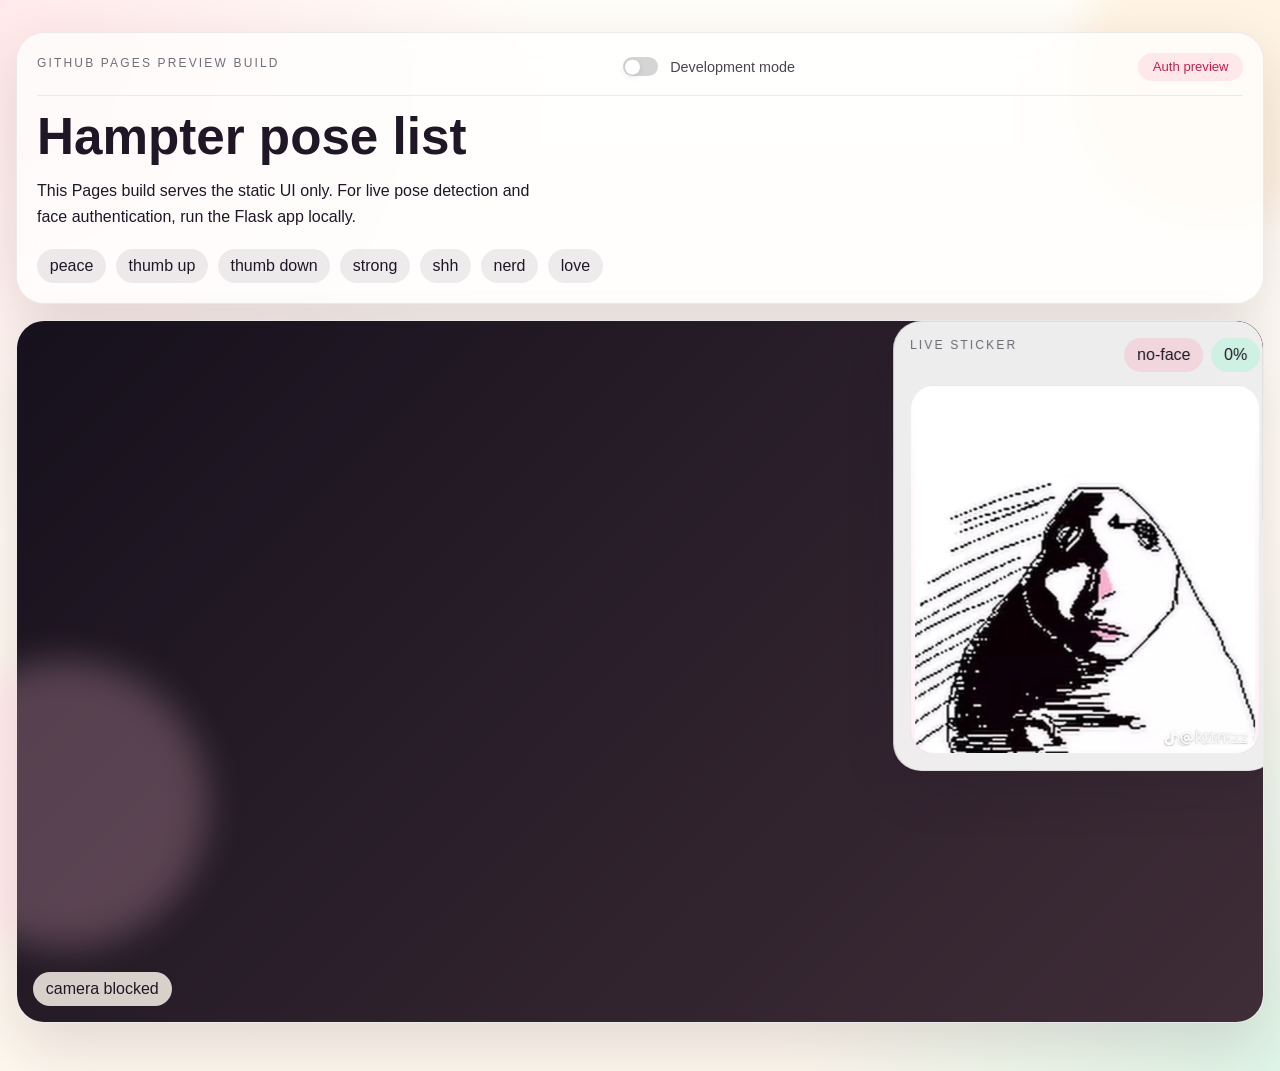
<file: index.html>
<!doctype html>
<html lang="en">
  <head>
    <meta charset="utf-8" />
    <meta name="viewport" content="width=device-width, initial-scale=1" />
    <title>Hamster Visual</title>
    <link rel="stylesheet" href="./static/styles.css" />
  </head>
  <body data-static-preview="true" data-auth-url="./auth/">
    <main class="layout">
      <section class="hero-card intro-card">
        <div class="session-bar">
          <span class="eyebrow">GitHub Pages preview build</span>
          <div class="toggle-group">
            <label class="switch">
              <input type="checkbox" id="dev-mode-toggle" />
              <span class="slider"></span>
            </label>
            <span class="toggle-label">Development mode</span>
          </div>
          <button class="sign-out-btn" id="sign-out-btn">Auth preview</button>
        </div>
        <h1>Hampter pose list</h1>
        <p class="lede">This Pages build serves the static UI only. For live pose detection and face authentication, run the Flask app locally.</p>
        <div class="pose-list">
          <span>peace</span>
          <span>thumb up</span>
          <span>thumb down</span>
          <span>strong</span>
          <span>shh</span>
          <span>nerd</span>
          <span>love</span>
        </div>
      </section>

      <section class="hero-card stage-card">
        <div class="video-shell">
          <div class="video-stage">
            <video id="webcam" autoplay playsinline muted></video>
            <canvas id="overlay" width="640" height="480"></canvas>
            <div class="video-badge" id="camera-status">camera booting</div>
          </div>

          <div class="hero-card sticker-card live-sticker-panel">
            <div class="sticker-head">
              <p class="eyebrow">Live sticker</p>
              <p class="pose-readout"><span id="pose-name">no-face</span><span id="pose-confidence">0%</span></p>
            </div>
            <img id="sticker-image" alt="Current hamster sticker" src="./static/stickers/no-face.jpg" />
          </div>
        </div>

        <pre id="debug-panel">waiting for first frame...</pre>
        <canvas id="capture" width="640" height="480" hidden></canvas>
      </section>
    </main>

    <script src="./static/app.js" defer></script>
  </body>
</html>
</file>
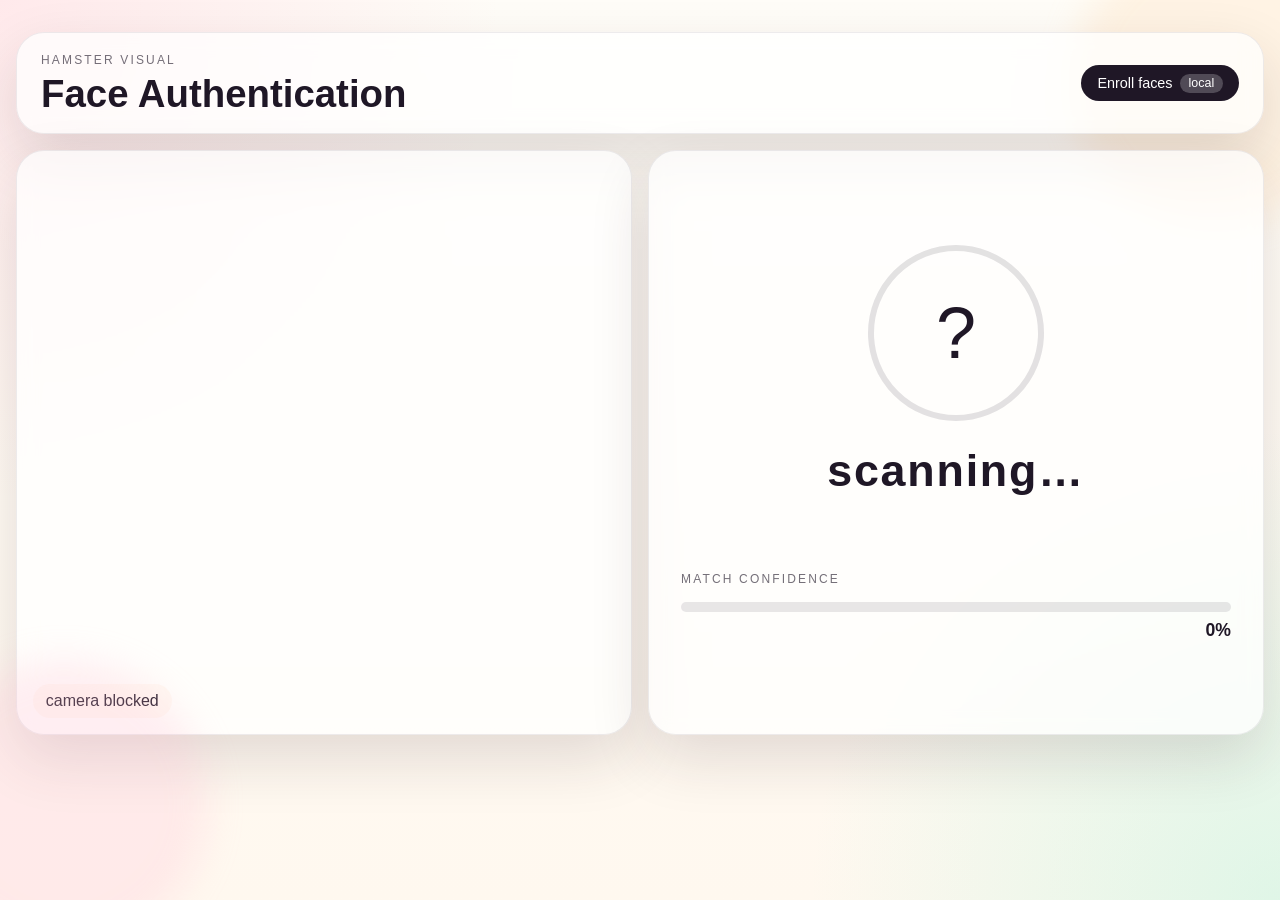
<file: auth/index.html>
<!doctype html>
<html lang="en">
  <head>
    <meta charset="utf-8" />
    <meta name="viewport" content="width=device-width, initial-scale=1" />
    <title>Hamster Auth</title>
    <link rel="stylesheet" href="../static/styles.css" />
    <link rel="stylesheet" href="../static/auth.css" />
  </head>
  <body data-static-preview="true" data-home-url="../">
    <main class="auth-layout">
      <header class="hero-card auth-header">
        <div class="auth-header-inner">
          <div>
            <p class="eyebrow">Hamster Visual</p>
            <h1>Face Authentication</h1>
          </div>
          <nav class="auth-nav">
            <a href="./enroll/" class="pill-link">
              Enroll faces
              <span class="enrolled-badge" id="enrolled-badge">—</span>
            </a>
          </nav>
        </div>
      </header>

      <section class="hero-card auth-cam-card">
        <div class="video-shell">
          <video id="webcam" autoplay playsinline muted></video>
          <canvas id="auth-overlay"></canvas>
          <div class="video-badge" id="camera-status">camera booting</div>
        </div>
        <canvas id="capture" width="640" height="480" hidden></canvas>
      </section>

      <section class="hero-card auth-result-card">
        <div class="auth-status-block" id="auth-status-block" data-state="idle">
          <div class="auth-ring" id="auth-ring">
            <span class="auth-ring-icon" id="auth-ring-icon">?</span>
          </div>
          <p class="auth-state-label" id="auth-state-label">scanning…</p>
          <p class="auth-name-label" id="auth-name-label"></p>

          <div class="auth-confidence">
            <p class="eyebrow">match confidence</p>
            <div class="auth-confidence-track">
              <div class="auth-confidence-fill" id="confidence-fill" style="width:0%"></div>
            </div>
            <span class="auth-confidence-value" id="confidence-value">0%</span>
          </div>
        </div>
      </section>
    </main>
    <script src="../static/auth.js" defer></script>
  </body>
</html>
</file>
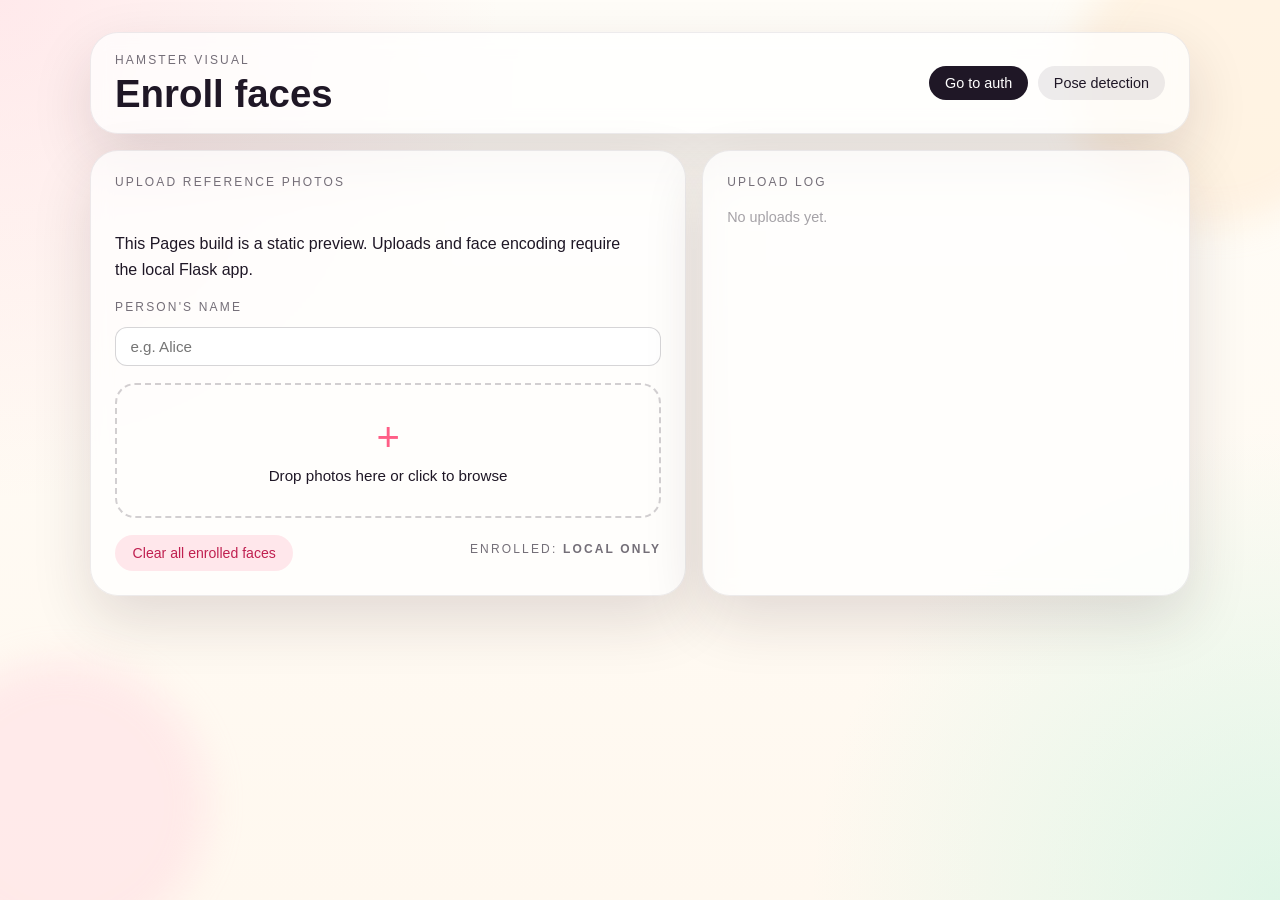
<file: auth/enroll/index.html>
<!doctype html>
<html lang="en">
  <head>
    <meta charset="utf-8" />
    <meta name="viewport" content="width=device-width, initial-scale=1" />
    <title>Enroll Faces - Hamster Auth</title>
    <link rel="stylesheet" href="../../static/styles.css" />
    <link rel="stylesheet" href="../../static/auth.css" />
  </head>
  <body data-static-preview="true">
    <main class="enroll-layout">
      <header class="hero-card auth-header">
        <div class="auth-header-inner">
          <div>
            <p class="eyebrow">Hamster Visual</p>
            <h1>Enroll faces</h1>
          </div>
          <nav class="auth-nav">
            <a href="../" class="pill-link">Go to auth</a>
            <a href="../../" class="pill-link pill-link--muted">Pose detection</a>
          </nav>
        </div>
      </header>

      <section class="hero-card enroll-upload-card">
        <p class="eyebrow">Upload reference photos</p>
        <p class="lede">This Pages build is a static preview. Uploads and face encoding require the local Flask app.</p>

        <div class="name-row">
          <label class="eyebrow" for="person-name">Person's name</label>
          <input type="text" id="person-name" class="name-input" placeholder="e.g. Alice" autocomplete="off" />
        </div>

        <label class="drop-zone" id="drop-zone" for="file-input">
          <span class="drop-zone-icon">+</span>
          <span>Drop photos here or click to browse</span>
          <input type="file" id="file-input" accept="image/*" multiple hidden />
        </label>

        <div class="enroll-actions">
          <button class="enroll-btn enroll-btn--danger" id="clear-btn">Clear all enrolled faces</button>
          <span class="eyebrow enrolled-count-label">Enrolled: <strong id="enrolled-count">…</strong></span>
        </div>
      </section>

      <section class="hero-card enroll-log-card">
        <p class="eyebrow">Upload log</p>
        <ul class="enroll-log" id="enroll-log">
          <li class="enroll-log-empty">No uploads yet.</li>
        </ul>
      </section>
    </main>
    <script src="../../static/enroll.js" defer></script>
  </body>
</html>
</file>
<file: static/styles.css>
:root {
  --paper: #fff8ef;
  --ink: #1f1726;
  --accent: #ff8fb1;
  --accent-strong: #ff5e86;
  --mint: #b9f3dd;
  --panel: rgba(255, 255, 255, 0.72);
  --shadow: 0 24px 60px rgba(51, 30, 34, 0.14);
}

/* ── Session bar (pose detection page) ──────────────────────────── */

.session-bar {
  display: flex;
  align-items: center;
  justify-content: space-between;
  gap: 0.75rem;
  margin-bottom: 1rem;
  padding-bottom: 0.9rem;
  border-bottom: 1px solid rgba(31, 23, 38, 0.08);
}

.toggle-group {
  display: flex;
  align-items: center;
  gap: 0.75rem;
  font-size: 0.9rem;
  color: rgba(31, 23, 38, 0.8);
}

.toggle-label {
  white-space: nowrap;
}

.switch {
  position: relative;
  display: inline-block;
  width: 2.2rem;
  height: 1.2rem;
}

.switch input {
  opacity: 0;
  width: 0;
  height: 0;
}

.slider {
  position: absolute;
  cursor: pointer;
  inset: 0;
  background: rgba(31, 23, 38, 0.18);
  border-radius: 999px;
  transition: background 0.2s ease;
}

.slider::before {
  content: "";
  position: absolute;
  height: 0.92rem;
  width: 0.92rem;
  left: 0.14rem;
  top: 50%;
  transform: translateY(-50%);
  background: #fff;
  border-radius: 50%;
  box-shadow: 0 2px 6px rgba(0, 0, 0, 0.12);
  transition: transform 0.2s ease;
}

.switch input:checked + .slider {
  background: rgba(125, 255, 133, 0.4);
}

.switch input:checked + .slider::before {
  transform: translateY(-50%) translateX(1rem);
}

.sign-out-btn {
  border: none;
  border-radius: 999px;
  padding: 0.4rem 0.9rem;
  font: inherit;
  font-size: 0.82rem;
  cursor: pointer;
  background: rgba(255, 94, 134, 0.12);
  color: #c02050;
  transition: opacity 0.15s;
}

.sign-out-btn:hover { opacity: 0.7; }

* {
  box-sizing: border-box;
}

body {
  margin: 0;
  min-height: 100vh;
  font-family: "Trebuchet MS", "Gill Sans", sans-serif;
  color: var(--ink);
  background:
    radial-gradient(circle at top left, rgba(255, 143, 177, 0.18), transparent 32%),
    radial-gradient(circle at bottom right, rgba(185, 243, 221, 0.45), transparent 30%),
    linear-gradient(180deg, #fffdf8 0%, var(--paper) 100%);
}

body::before,
body::after {
  content: "";
  position: fixed;
  inset: auto;
  width: 18rem;
  height: 18rem;
  border-radius: 999px;
  filter: blur(18px);
  opacity: 0.25;
  pointer-events: none;
}

body::before {
  top: -4rem;
  right: -5rem;
  background: #ffd8a8;
}

body::after {
  bottom: -3rem;
  left: -5rem;
  background: #ffc0d5;
}

.layout {
  width: min(1480px, calc(100% - 2rem));
  margin: 0 auto;
  padding: 2rem 0 3rem;
  display: grid;
  grid-template-columns: repeat(2, minmax(0, 1fr));
  gap: 1rem;
  align-items: stretch;
}

.hero-card {
  position: relative;
  overflow: hidden;
  border: 1px solid rgba(31, 23, 38, 0.08);
  border-radius: 28px;
  background: var(--panel);
  box-shadow: var(--shadow);
  backdrop-filter: blur(10px);
}

.intro-card,
.stage-card,
.sticker-card {
  padding: 1.25rem;
}

.intro-card {
  grid-column: 1 / -1;
}

.eyebrow {
  margin: 0 0 0.5rem;
  text-transform: uppercase;
  letter-spacing: 0.18em;
  font-size: 0.75rem;
  color: rgba(31, 23, 38, 0.62);
}

h1 {
  margin: 0;
  font-size: clamp(2rem, 4vw, 4rem);
  line-height: 0.98;
}

.lede {
  margin: 1rem 0 0;
  max-width: 32rem;
  font-size: 1rem;
  line-height: 1.6;
}

.pose-list {
  display: flex;
  flex-wrap: wrap;
  gap: 0.6rem;
  margin-top: 1.2rem;
}

.pose-list span,
.video-badge,
.pose-readout span {
  border-radius: 999px;
  padding: 0.5rem 0.8rem;
  background: rgba(31, 23, 38, 0.08);
}

.stage-card {
  position: relative;
  display: block;
  grid-column: 1 / -1;
  min-height: clamp(24rem, 56vh, 48rem);
  padding: 0;
}

.video-shell {
  position: relative;
  width: 100%;
}

.video-stage {
  position: relative;
  min-height: 24rem;
  aspect-ratio: 16 / 9;
  border-radius: 24px;
  overflow: hidden;
  background: linear-gradient(135deg, #16111d, #3f2d37);
}

#webcam {
  position: absolute;
  inset: 0;
  width: 100%;
  height: 100%;
  object-fit: cover;
  transform: scaleX(-1);
}

#overlay {
  position: absolute;
  inset: 0;
  width: 100%;
  height: 100%;
  pointer-events: none;
}

.video-badge {
  position: absolute;
  left: 1rem;
  bottom: 1rem;
  background: rgba(255, 248, 239, 0.82);
}

.sticker-card {
  display: flex;
  flex-direction: column;
  gap: 0.8rem;
  min-height: auto;
}

.live-sticker-panel #sticker-image {
  max-height: 24rem;
}

.sticker-head {
  display: flex;
  justify-content: space-between;
  gap: 0.75rem;
  align-items: flex-start;
}

.pose-readout {
  display: flex;
  gap: 0.5rem;
  margin: 0;
}

#pose-name {
  background: rgba(255, 94, 134, 0.16);
}

#pose-confidence {
  background: rgba(185, 243, 221, 0.6);
}

#sticker-image {
  width: 24rem;
  max-width: 100%;
  height: auto;
  flex: 1;
  min-height: 0;
  object-fit: contain;
  border-radius: 24px;
  background: linear-gradient(180deg, rgba(255, 255, 255, 0.96), rgba(255, 241, 246, 0.92));
  border: 1px solid rgba(31, 23, 38, 0.06);
}

#debug-panel {
  margin: 1.25rem 0 0;
  padding: 0.9rem;
  min-height: 9rem;
  white-space: pre-wrap;
  font: 0.85rem/1.4 "SFMono-Regular", Consolas, monospace;
  border-radius: 18px;
  background: rgba(31, 23, 38, 0.92);
  color: #fff7fb;
}

.live-sticker-panel {
  position: absolute;
  right: 2rem;
  top: 0;
  translate: 12% 0;
  width: min(24rem, 36%);
  max-width: 24rem;
  height: auto;
  max-height: min(30rem, 50vh);
  padding: 1rem;
  z-index: 2;
  background: rgba(255, 255, 255, 0.92);
  backdrop-filter: blur(14px);
  border: 1px solid rgba(31, 23, 38, 0.08);
  box-shadow: 0 20px 50px rgba(31, 23, 38, 0.14);
}

@media (max-width: 1100px) {
  .layout {
    grid-template-columns: 1fr;
  }

  .intro-card {
    grid-column: auto;
  }

  .video-stage {
    min-height: 260px;
    aspect-ratio: auto;
  }

  .live-sticker-panel {
    position: static;
    translate: none;
    width: clamp(16rem, 78vw, 22rem);
    max-width: 100%;
    margin: 1rem auto 0;
    height: auto;
    max-height: none;
    box-shadow: var(--shadow);
  }

  .stage-card {
    min-height: auto;
  }

  #sticker-image {
    width: 100%;
    max-height: clamp(14rem, 52vw, 22rem);
  }
}
</file>
<file: static/auth.css>
/* ── Auth layout ──────────────────────────────────────────────── */

.auth-layout {
  width: min(1480px, calc(100% - 2rem));
  margin: 0 auto;
  padding: 2rem 0 3rem;
  display: grid;
  grid-template-columns: 1fr 1fr;
  grid-template-rows: auto 1fr;
  gap: 1rem;
}

.auth-header {
  grid-column: 1 / -1;
  padding: 1.25rem 1.5rem;
}

.auth-header-inner {
  display: flex;
  align-items: center;
  justify-content: space-between;
  gap: 1rem;
  flex-wrap: wrap;
}

.auth-header h1 {
  font-size: clamp(1.8rem, 3vw, 3rem);
  margin: 0;
  line-height: 1;
}

.auth-nav {
  display: flex;
  gap: 0.6rem;
  flex-wrap: wrap;
}

.pill-link {
  display: inline-flex;
  align-items: center;
  gap: 0.45rem;
  border-radius: 999px;
  padding: 0.55rem 1rem;
  font-size: 0.9rem;
  text-decoration: none;
  background: var(--ink);
  color: #fff;
  font-family: inherit;
  transition: opacity 0.15s;
}

.pill-link:hover { opacity: 0.78; }

.pill-link--muted {
  background: rgba(31, 23, 38, 0.08);
  color: var(--ink);
}

.enrolled-badge {
  background: rgba(255, 255, 255, 0.22);
  border-radius: 999px;
  padding: 0.15rem 0.55rem;
  font-size: 0.78rem;
}

/* ── Camera card (shared with main layout) ────────────────────── */

.auth-cam-card {
  display: flex;
  min-height: clamp(28rem, 65vh, 52rem);
}

/* ── Auth result card ─────────────────────────────────────────── */

.auth-result-card {
  display: flex;
  align-items: center;
  justify-content: center;
  min-height: clamp(28rem, 65vh, 52rem);
  padding: 2rem;
}

.auth-status-block {
  width: 100%;
  display: flex;
  flex-direction: column;
  align-items: center;
  gap: 1.5rem;
}

/* Ring */
.auth-ring {
  width: clamp(7rem, 18vw, 11rem);
  height: clamp(7rem, 18vw, 11rem);
  border-radius: 50%;
  border: 6px solid rgba(31, 23, 38, 0.12);
  display: flex;
  align-items: center;
  justify-content: center;
  transition: border-color 0.3s, box-shadow 0.3s;
  font-size: clamp(2.5rem, 7vw, 4.5rem);
}

[data-state="authenticated"] .auth-ring {
  border-color: #7dff85;
  box-shadow: 0 0 36px rgba(125, 255, 133, 0.5);
}

[data-state="denied"] .auth-ring {
  border-color: #ff5e86;
  box-shadow: 0 0 36px rgba(255, 94, 134, 0.46);
}

[data-state="scanning"] .auth-ring {
  border-color: var(--accent);
}

/* State label */
.auth-state-label {
  margin: 0;
  font-size: clamp(1.4rem, 4vw, 2.8rem);
  font-weight: 700;
  letter-spacing: 0.04em;
  text-align: center;
  transition: color 0.3s;
}

[data-state="authenticated"] .auth-state-label { color: #2ea84a; }
[data-state="denied"]        .auth-state-label { color: #d63560; }

/* Confidence */
.auth-confidence {
  width: 100%;
  display: flex;
  flex-direction: column;
  gap: 0.5rem;
}

.auth-confidence-track {
  width: 100%;
  height: 10px;
  border-radius: 999px;
  background: rgba(31, 23, 38, 0.1);
  overflow: hidden;
}

.auth-confidence-fill {
  height: 100%;
  border-radius: 999px;
  background: var(--accent-strong);
  transition: width 0.25s ease, background 0.3s;
}

[data-state="authenticated"] .auth-confidence-fill { background: #7dff85; }
[data-state="denied"]        .auth-confidence-fill { background: #ff5e86; }

.auth-confidence-value {
  font-size: 1.1rem;
  font-weight: 600;
  align-self: flex-end;
}

/* ── Enroll layout ────────────────────────────────────────────── */

.enroll-layout {
  width: min(1100px, calc(100% - 2rem));
  margin: 0 auto;
  padding: 2rem 0 3rem;
  display: grid;
  grid-template-columns: 1.1fr 0.9fr;
  grid-template-rows: auto 1fr;
  gap: 1rem;
}

.enroll-upload-card {
  grid-column: 1;
  padding: 1.5rem;
  display: flex;
  flex-direction: column;
  gap: 1.1rem;
}

.enroll-log-card {
  grid-column: 2;
  grid-row: 2;
  padding: 1.5rem;
  display: flex;
  flex-direction: column;
  gap: 0.75rem;
  overflow-y: auto;
  max-height: 36rem;
}

/* Drop zone */
.drop-zone {
  display: flex;
  flex-direction: column;
  align-items: center;
  justify-content: center;
  gap: 0.6rem;
  padding: 2rem;
  border-radius: 20px;
  border: 2px dashed rgba(31, 23, 38, 0.2);
  cursor: pointer;
  transition: border-color 0.2s, background 0.2s;
  text-align: center;
  font-size: 0.95rem;
}

.drop-zone:hover,
.drop-zone--over {
  border-color: var(--accent-strong);
  background: rgba(255, 94, 134, 0.05);
}

.drop-zone-icon {
  font-size: 2.5rem;
  line-height: 1;
  color: var(--accent-strong);
}

/* Actions row */
.enroll-actions {
  display: flex;
  align-items: center;
  gap: 1rem;
  flex-wrap: wrap;
}

.enroll-btn {
  border: none;
  border-radius: 999px;
  padding: 0.6rem 1.1rem;
  font: inherit;
  font-size: 0.88rem;
  cursor: pointer;
  transition: opacity 0.15s;
}

.enroll-btn:hover { opacity: 0.75; }

.enroll-btn--danger {
  background: rgba(255, 94, 134, 0.14);
  color: #c02050;
}

.enrolled-count-label { margin-left: auto; }

/* Log list */
.enroll-log {
  list-style: none;
  margin: 0;
  padding: 0;
  display: flex;
  flex-direction: column;
  gap: 0.45rem;
}

.enroll-log-empty {
  color: rgba(31, 23, 38, 0.4);
  font-size: 0.9rem;
}

.enroll-log-item {
  font-size: 0.88rem;
  padding: 0.55rem 0.75rem;
  border-radius: 12px;
  background: rgba(31, 23, 38, 0.05);
}

.enroll-log-item--ok  { background: rgba(125, 255, 133, 0.18); color: #1a7a2c; }
.enroll-log-item--err { background: rgba(255, 94, 134, 0.18);  color: #c02050; }
.enroll-log-item--pending { background: rgba(255, 193, 80, 0.18); color: #7a5000; }

/* ── Overlay canvas (auth page) ───────────────────────────────── */

#auth-overlay {
  position: absolute;
  inset: 0;
  width: 100%;
  height: 100%;
  pointer-events: none;
}

/* ── Responsive ───────────────────────────────────────────────── */

@media (max-width: 860px) {
  .auth-layout,
  .enroll-layout {
    grid-template-columns: 1fr;
  }

  .auth-header,
  .enroll-upload-card,
  .enroll-log-card {
    grid-column: auto;
  }

  .auth-cam-card,
  .auth-result-card {
    min-height: auto;
  }
}

/* ── Authenticated person name ───────────────────────────────────── */

.auth-name-label {
  margin: 0;
  font-size: clamp(1rem, 2.5vw, 1.6rem);
  font-weight: 600;
  text-align: center;
  color: #2ea84a;
  min-height: 1.8rem;
  transition: opacity 0.25s;
}

[data-state="denied"] .auth-name-label,
[data-state="scanning"] .auth-name-label,
[data-state="idle"] .auth-name-label { opacity: 0; }

/* ── Name input on enroll page ───────────────────────────────────── */

.name-row {
  display: flex;
  flex-direction: column;
  gap: 0.35rem;
}

.name-input {
  padding: 0.6rem 0.9rem;
  border-radius: 12px;
  border: 1px solid rgba(31, 23, 38, 0.18);
  font: inherit;
  font-size: 0.95rem;
  background: rgba(255, 255, 255, 0.8);
  outline: none;
  transition: border-color 0.15s;
}

.name-input:focus { border-color: var(--accent-strong); }
</file>
